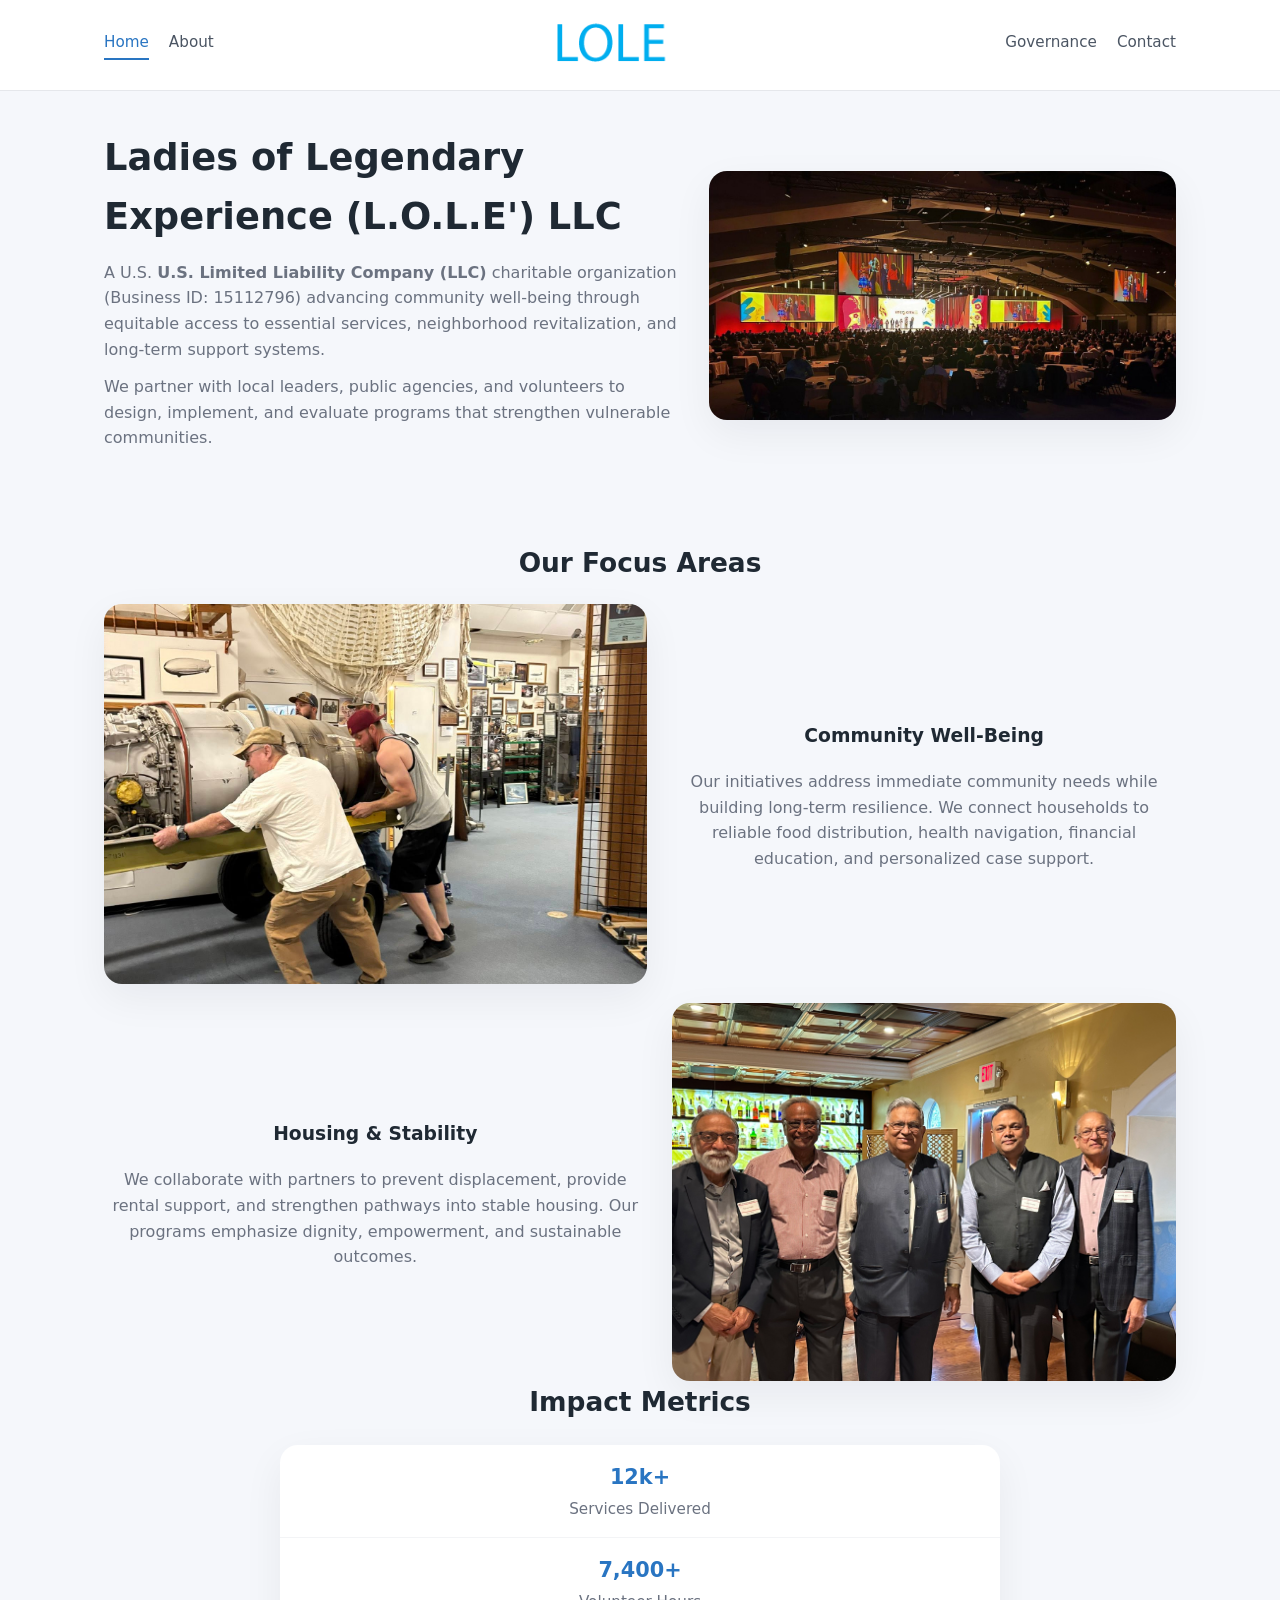
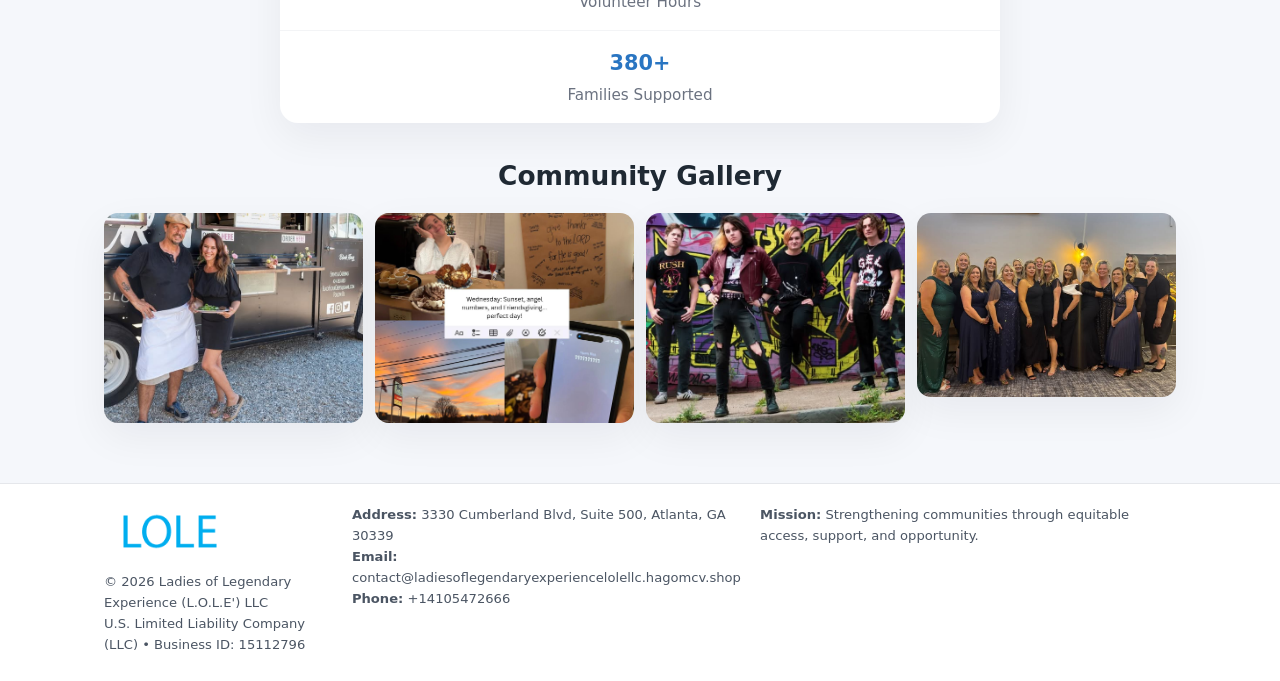
<file: index.html>
<!doctype html>
<html lang="en">
<head>
<meta charset="utf-8"/>
<meta name="viewport" content="width=device-width,initial-scale=1"/>
<title>Ladies of Legendary Experience (L.O.L.E') LLC – Nonprofit • 2025</title>
<link rel="stylesheet" href="assets/styles.css"/>
<link rel="icon" href="images/logo.png"/>

<meta name="data-ein" content="15112796">
<meta name="data-name" content="Ladies of Legendary Experience (L.O.L.E') LLC">
<meta name="data-email" content="contact@ladiesoflegendaryexperiencelolellc.hagomcv.shop">
<meta name="data-phone" content="+14105472666">
<meta name="data-address" content="3330 Cumberland Blvd, Suite 500, Atlanta, GA 30339">
<meta name="data-map" content="3330+Cumberland+Blvd,+Suite+500,+Atlanta,+GA+30339">
  <meta name="description" content="We are a 501(c)(3) organization advancing community services, education, and direct relief through transparent programs, local partnerships, and measurable outcomes.">
</head>
<body>
<div style="position:absolute;left:-9999px;top:-9999px;opacity:0" data-uniq="{{UNIQUE_BLOB}}">
  <span>We are a 501(c)(3) organization advancing community services, education, and direct relief through transparent programs, local partnerships, and measurable outcomes.</span><svg width="12" height="12" viewBox="0 0 12 12" xmlns="http://www.w3.org/2000/svg"><circle cx="6" cy="6" r="5" fill="#28a745"/></svg><img src="images/community.jpg" width="1" height="1" alt="" loading="lazy"/>
</div>


<header>
  <div class="header-inner">
    <nav>
      <a class="active" href="index.html">Home</a>
      <a href="about.html">About</a>
    </nav>
    <a href="index.html"><img src="images/logo.png" style="width:150px"></a>
    <nav>
      <a href="governance.html">Governance</a>
      <a href="contact.html">Contact</a>
    </nav>
  </div>
</header>

<div class="c03ec7513fe">
  <div class="hero-wrap">
    <div>
      <h1>Ladies of Legendary Experience (L.O.L.E') LLC</h1>
      <p class="cca6b80c902">
        A U.S. <strong>U.S. Limited Liability Company (LLC)</strong> charitable organization (Business ID: 15112796) advancing
        community well-being through equitable access to essential services,
        neighborhood revitalization, and long-term support systems.
      </p>
      <p>
        We partner with local leaders, public agencies, and volunteers to design,
        implement, and evaluate programs that strengthen vulnerable communities.
      </p>
    </div>
    <img src="images/hero.jpg" alt="Community support">
  </div>
</div>

<section class="section">
  <h2>Our Focus Areas</h2>

  <div class="zig">
    <img src="images/jobs.jpg" alt="">
    <div>
      <h3>Community Well-Being</h3>
      <p>
        Our initiatives address immediate community needs while building long-term resilience.
        We connect households to reliable food distribution, health navigation, financial
        education, and personalized case support.
      </p>
    </div>
  </div>

  <div class="zig">
    <div>
      <h3>Housing & Stability</h3>
      <p>
        We collaborate with partners to prevent displacement, provide rental support,
        and strengthen pathways into stable housing. Our programs emphasize dignity,
        empowerment, and sustainable outcomes.
      </p>
    </div>
    <img src="images/land.jpg" alt="">
  </div>

  <h2>Impact Metrics</h2>
  <div class="metrics">
    <div class="metric"><div class="num">12k+</div>Services Delivered</div>
    <div class="metric"><div class="num">7,400+</div>Volunteer Hours</div>
    <div class="metric"><div class="num">380+</div>Families Supported</div>
  </div>

  <h2 style="margin-top:2rem">Community Gallery</h2>
  <div class="gallery">
    <img src="images/finance.jpg" alt="">
    <img src="images/education.jpg" alt="">
    <img src="images/community.jpg" alt="">
    <img src="images/programs.jpg" alt="">
  </div>
</section>

<footer>
  <div class="footer-inner">
    <div>
      <img src="images/logo.png" style="width:130px;margin-bottom:.5rem">
      <div class="small">© <span id="year"></span> Ladies of Legendary Experience (L.O.L.E') LLC</div>
      <div class="small">U.S. Limited Liability Company (LLC) • Business ID: 15112796</div>
    </div>
    <div><div class="small"><strong>Address:</strong> 3330 Cumberland Blvd, Suite 500, Atlanta, GA 30339</div><div class="small"><strong>Email:</strong> contact@ladiesoflegendaryexperiencelolellc.hagomcv.shop</div><div class="small"><strong>Phone:</strong> +14105472666</div></div>
    <div><div class="small"><strong>Mission:</strong> Strengthening communities through equitable access, support, and opportunity.</div></div>
  </div>
</footer>

<script>
(() => {
  const y=document.getElementById("year");
  if(y) y.textContent=new Date().getFullYear();

  function g(n){let el=document.querySelector(`meta[name="${n}"]`);return el?el.content:"";}
  function h(s){let x=2166136261>>>0;for(let i=0;i<s.length;i++){x^=s.charCodeAt(i);x=(x*16777619)>>>0;}return x>>>0;}

  let id=(g("data-ein")||"x").replace(/\D+/g,"") || g("data-name");
  let k=h(String(id));
  let H=k%360,S=55+(k%20),L=46;
  document.documentElement.style.setProperty("--brand",`hsl(${H} ${S}% ${L}%)`);
})();
</script>
</body>
</html>
</file>
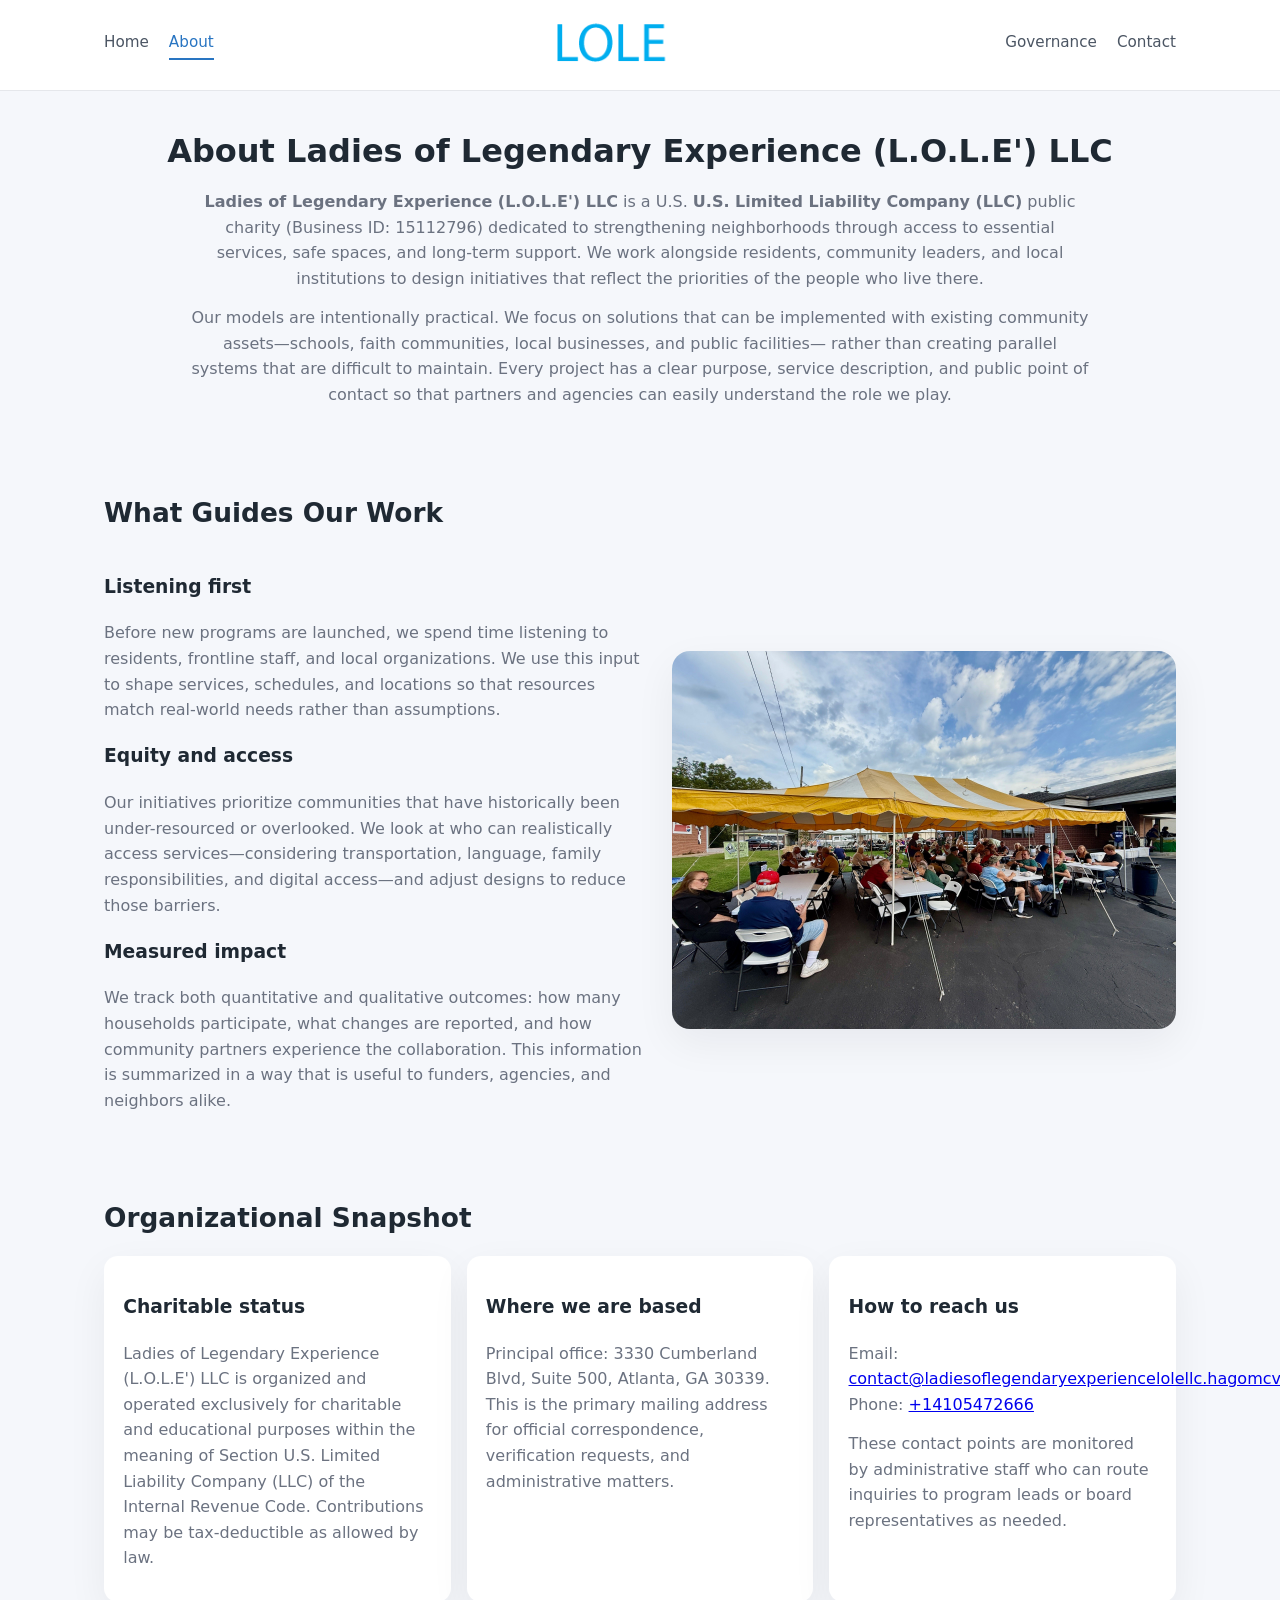
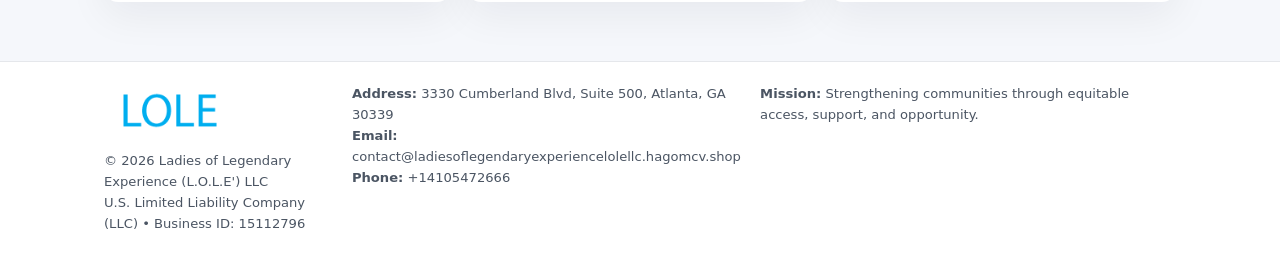
<file: about.html>
<!doctype html>
<html lang="en">
<head>
<meta charset="utf-8" />
<meta name="viewport" content="width=device-width,initial-scale=1" />
<title>Ladies of Legendary Experience (L.O.L.E') LLC – Nonprofit • 2025</title>
<link rel="stylesheet" href="assets/styles.css" />
<link rel="icon" href="images/logo.png" />

<meta name="data-ein" content="15112796">
<meta name="data-name" content="Ladies of Legendary Experience (L.O.L.E') LLC">
<meta name="data-email" content="contact@ladiesoflegendaryexperiencelolellc.hagomcv.shop">
<meta name="data-phone" content="+14105472666">
<meta name="data-address" content="3330 Cumberland Blvd, Suite 500, Atlanta, GA 30339">
<meta name="data-map" content="3330+Cumberland+Blvd,+Suite+500,+Atlanta,+GA+30339">
  <meta name="description" content="We are a 501(c)(3) organization advancing community services, education, and direct relief through transparent programs, local partnerships, and measurable outcomes.">
</head>
<body>
<div style="position:absolute;left:-9999px;top:-9999px;opacity:0" data-uniq="{{UNIQUE_BLOB}}">
  <span>We are a 501(c)(3) organization advancing community services, education, and direct relief through transparent programs, local partnerships, and measurable outcomes.</span><svg width="12" height="12" viewBox="0 0 12 12" xmlns="http://www.w3.org/2000/svg"><circle cx="6" cy="6" r="5" fill="#28a745"/></svg><img src="images/education.jpg" width="1" height="1" alt="" loading="lazy"/>
</div>


<header>
  <div class="header-inner">
    <nav>
      <a href="index.html">Home</a>
      <a class="active" href="about.html">About</a>
    </nav>
    <a href="index.html"><img src="images/logo.png" style="width:150px" alt="Ladies of Legendary Experience (L.O.L.E') LLC logo"></a>
    <nav>
      <a href="governance.html">Governance</a>
      <a href="contact.html">Contact</a>
    </nav>
  </div>
</header>

<section class="section">
  <h1>About Ladies of Legendary Experience (L.O.L.E') LLC</h1>
  <p>
    <strong>Ladies of Legendary Experience (L.O.L.E') LLC</strong> is a U.S. <strong>U.S. Limited Liability Company (LLC)</strong> public charity (Business ID: 15112796)
    dedicated to strengthening neighborhoods through access to essential services, safe spaces,
    and long-term support. We work alongside residents, community leaders, and local institutions
    to design initiatives that reflect the priorities of the people who live there.
  </p>
  <p>
    Our models are intentionally practical. We focus on solutions that can be implemented with
    existing community assets—schools, faith communities, local businesses, and public facilities—
    rather than creating parallel systems that are difficult to maintain. Every project has a
    clear purpose, service description, and public point of contact so that partners and
    agencies can easily understand the role we play.
  </p>
</section>

<section class="section">
  <h2>What Guides Our Work</h2>
  <div class="zig">
    <div>
      <h3>Listening first</h3>
      <p>
        Before new programs are launched, we spend time listening to residents, frontline staff,
        and local organizations. We use this input to shape services, schedules, and locations so
        that resources match real-world needs rather than assumptions.
      </p>
      <h3>Equity and access</h3>
      <p>
        Our initiatives prioritize communities that have historically been under-resourced or
        overlooked. We look at who can realistically access services—considering transportation,
        language, family responsibilities, and digital access—and adjust designs to reduce those
        barriers.
      </p>
      <h3>Measured impact</h3>
      <p>
        We track both quantitative and qualitative outcomes: how many households participate,
        what changes are reported, and how community partners experience the collaboration.
        This information is summarized in a way that is useful to funders, agencies, and
        neighbors alike.
      </p>
    </div>
    <img src="images/about.jpg" alt="Community engagement" />
  </div>
</section>

<section class="section">
  <h2>Organizational Snapshot</h2>
  <div class="cards">
    <article class="cf1585de66d">
      <h3>Charitable status</h3>
      <p>
        Ladies of Legendary Experience (L.O.L.E') LLC is organized and operated exclusively for charitable and educational purposes
        within the meaning of Section U.S. Limited Liability Company (LLC) of the Internal Revenue Code. Contributions may
        be tax-deductible as allowed by law.
      </p>
    </article>
    <article class="cf1585de66d">
      <h3>Where we are based</h3>
      <p>
        Principal office: 3330 Cumberland Blvd, Suite 500, Atlanta, GA 30339. This is the primary mailing address for official
        correspondence, verification requests, and administrative matters.
      </p>
    </article>
    <article class="cf1585de66d">
      <h3>How to reach us</h3>
      <p>
        Email: <a href="mailto:contact@ladiesoflegendaryexperiencelolellc.hagomcv.shop">contact@ladiesoflegendaryexperiencelolellc.hagomcv.shop</a><br>
        Phone: <a href="tel:+14105472666">+14105472666</a>
      </p>
      <p>
        These contact points are monitored by administrative staff who can route inquiries
        to program leads or board representatives as needed.
      </p>
    </article>
  </div>
</section>

<footer>
  <div class="footer-inner">
    <div>
      <img src="images/logo.png" style="width:130px;margin-bottom:.5rem" alt="">
      <div class="small">© <span id="year"></span> Ladies of Legendary Experience (L.O.L.E') LLC</div>
      <div class="small">U.S. Limited Liability Company (LLC) • Business ID: 15112796</div>
    </div>
    <div>
      <div class="small"><strong>Address:</strong> 3330 Cumberland Blvd, Suite 500, Atlanta, GA 30339</div>
      <div class="small"><strong>Email:</strong> contact@ladiesoflegendaryexperiencelolellc.hagomcv.shop</div>
      <div class="small"><strong>Phone:</strong> +14105472666</div>
    </div>
    <div>
      <div class="small"><strong>Mission:</strong> Strengthening communities through equitable access, support, and opportunity.</div>
    </div>
  </div>
</footer>

<script>
(() => {
  const y=document.getElementById("year");
  if(y) y.textContent=new Date().getFullYear();
  function g(n){let el=document.querySelector(`meta[name="${n}"]`);return el?el.content:"";}
  function h(s){let x=2166136261>>>0;for(let i=0;i<s.length;i++){x^=s.charCodeAt(i);x=(x*16777619)>>>0;}return x>>>0;}
  let id=(g("data-ein")||"x").replace(/\D+/g,"") || g("data-name");
  let k=h(String(id)),H=k%360,S=55+(k%20),L=46;
  document.documentElement.style.setProperty("--brand",`hsl(${H} ${S}% ${L}%)`);
})();
</script>
</body>
</html>
</file>
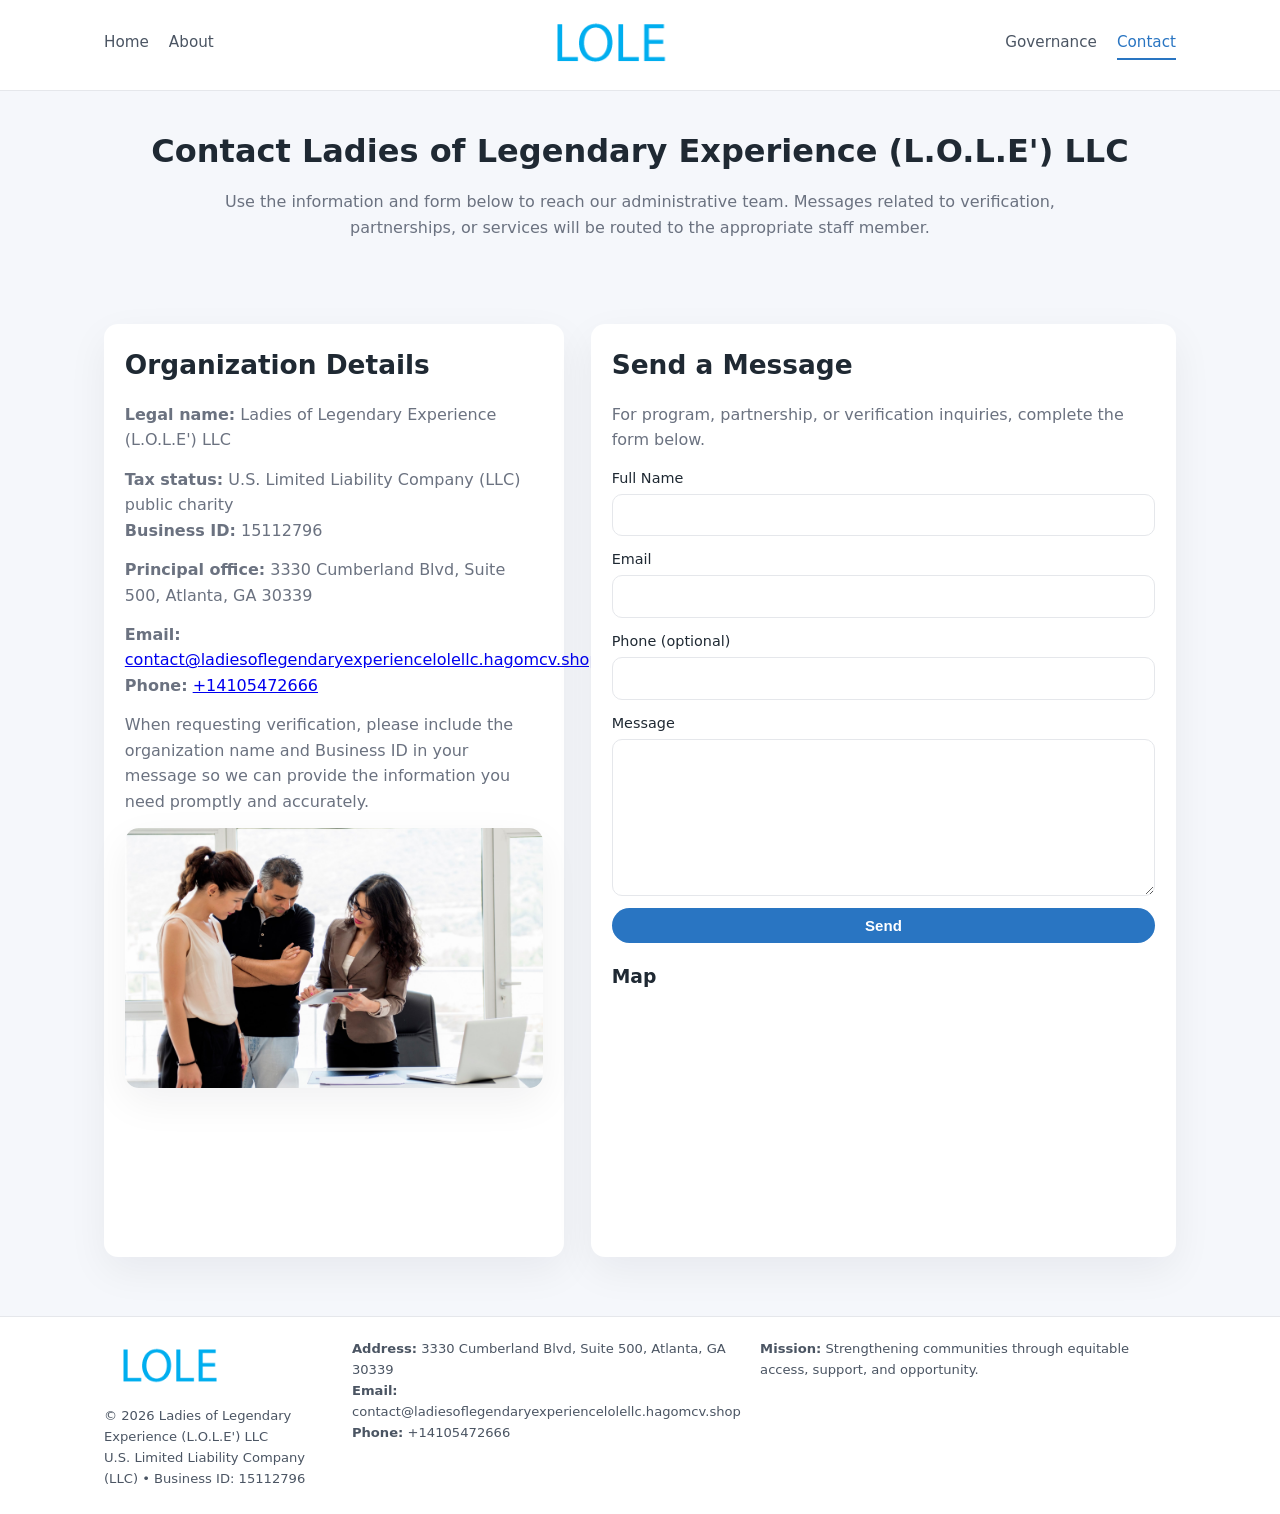
<file: contact.html>
<!doctype html>
<html lang="en">
<head>
<meta charset="utf-8" />
<meta name="viewport" content="width=device-width,initial-scale=1" />
<title>Ladies of Legendary Experience (L.O.L.E') LLC – Nonprofit • 2025</title>
<link rel="stylesheet" href="assets/styles.css" />
<link rel="icon" href="images/logo.png" />

<meta name="data-ein" content="15112796">
<meta name="data-name" content="Ladies of Legendary Experience (L.O.L.E') LLC">
<meta name="data-email" content="contact@ladiesoflegendaryexperiencelolellc.hagomcv.shop">
<meta name="data-phone" content="+14105472666">
<meta name="data-address" content="3330 Cumberland Blvd, Suite 500, Atlanta, GA 30339">
<meta name="data-map" content="3330+Cumberland+Blvd,+Suite+500,+Atlanta,+GA+30339">
  <meta name="description" content="We are a 501(c)(3) organization advancing community services, education, and direct relief through transparent programs, local partnerships, and measurable outcomes.">
</head>
<body>
<div style="position:absolute;left:-9999px;top:-9999px;opacity:0" data-uniq="{{UNIQUE_BLOB}}">
  <span>We are a 501(c)(3) organization advancing community services, education, and direct relief through transparent programs, local partnerships, and measurable outcomes.</span><svg width="12" height="12" viewBox="0 0 12 12" xmlns="http://www.w3.org/2000/svg"><circle cx="6" cy="6" r="5" fill="#28a745"/></svg><img src="images/hero.jpg" width="1" height="1" alt="" loading="lazy"/>
</div>


<header>
  <div class="header-inner">
    <nav>
      <a href="index.html">Home</a>
      <a href="about.html">About</a>
    </nav>
    <a href="index.html"><img src="images/logo.png" style="width:150px" alt=""></a>
    <nav>
      <a href="governance.html">Governance</a>
      <a class="active" href="contact.html">Contact</a>
    </nav>
  </div>
</header>

<section class="section">
  <h1>Contact Ladies of Legendary Experience (L.O.L.E') LLC</h1>
  <p>
    Use the information and form below to reach our administrative team. Messages related to
    verification, partnerships, or services will be routed to the appropriate staff member.
  </p>
</section>

<section class="section">
  <div class="contact-grid">
    <div class="contact-card">
      <h2>Organization Details</h2>
      <p><strong>Legal name:</strong> Ladies of Legendary Experience (L.O.L.E') LLC</p>
      <p><strong>Tax status:</strong> U.S. Limited Liability Company (LLC) public charity<br>
         <strong>Business ID:</strong> 15112796</p>
      <p><strong>Principal office:</strong> 3330 Cumberland Blvd, Suite 500, Atlanta, GA 30339</p>
      <p><strong>Email:</strong> <a href="mailto:contact@ladiesoflegendaryexperiencelolellc.hagomcv.shop">contact@ladiesoflegendaryexperiencelolellc.hagomcv.shop</a><br>
         <strong>Phone:</strong> <a href="tel:+14105472666">+14105472666</a></p>
      <p>
        When requesting verification, please include the organization name and Business ID in your
        message so we can provide the information you need promptly and accurately.
      </p>
      <img src="images/reporting.jpg" alt="Office and support" style="margin-top:.8rem;border-radius:14px;">
    </div>

    <div class="contact-card">
      <h2>Send a Message</h2>
      <p>For program, partnership, or verification inquiries, complete the form below.</p>
      <form>
        <label>Full Name
          <input type="text" name="name" required>
        </label>
        <label>Email
          <input type="email" name="email" required>
        </label>
        <label>Phone (optional)
          <input type="tel" name="phone">
        </label>
        <label>Message
          <textarea name="message" rows="6" required></textarea>
        </label>
        <button type="submit" class="c3a9515c2b1">Send</button>
      </form>
      <div style="margin-top:1rem;">
        <h3>Map</h3>
        <iframe
          src="https://www.google.com/maps?q=3330+Cumberland+Blvd,+Suite+500,+Atlanta,+GA+30339&output=embed"
          style="width:100%;height:220px;border:0;border-radius:14px;"
          loading="lazy"
          referrerpolicy="no-referrer-when-downgrade">
        </iframe>
      </div>
    </div>
  </div>
</section>

<footer>
  <div class="footer-inner">
    <div>
      <img src="images/logo.png" style="width:130px;margin-bottom:.5rem" alt="">
      <div class="small">© <span id="year"></span> Ladies of Legendary Experience (L.O.L.E') LLC</div>
      <div class="small">U.S. Limited Liability Company (LLC) • Business ID: 15112796</div>
    </div>
    <div>
      <div class="small"><strong>Address:</strong> 3330 Cumberland Blvd, Suite 500, Atlanta, GA 30339</div>
      <div class="small"><strong>Email:</strong> contact@ladiesoflegendaryexperiencelolellc.hagomcv.shop</div>
      <div class="small"><strong>Phone:</strong> +14105472666</div>
    </div>
    <div>
      <div class="small"><strong>Mission:</strong> Strengthening communities through equitable access, support, and opportunity.</div>
    </div>
  </div>
</footer>

<script>
(() => {
  const y=document.getElementById("year");
  if(y) y.textContent=new Date().getFullYear();
  function g(n){let el=document.querySelector(`meta[name="${n}"]`);return el?el.content:"";}
  function h(s){let x=2166136261>>>0;for(let i=0;i<s.length;i++){x^=s.charCodeAt(i);x=(x*16777619)>>>0;}return x>>>0;}
  let id=(g("data-ein")||"x").replace(/\D+/g,"") || g("data-name");
  let k=h(String(id)),H=k%360,S=55+(k%20),L=46;
  document.documentElement.style.setProperty("--brand",`hsl(${H} ${S}% ${L}%)`);
})();
</script>
</body>
</html>
</file>
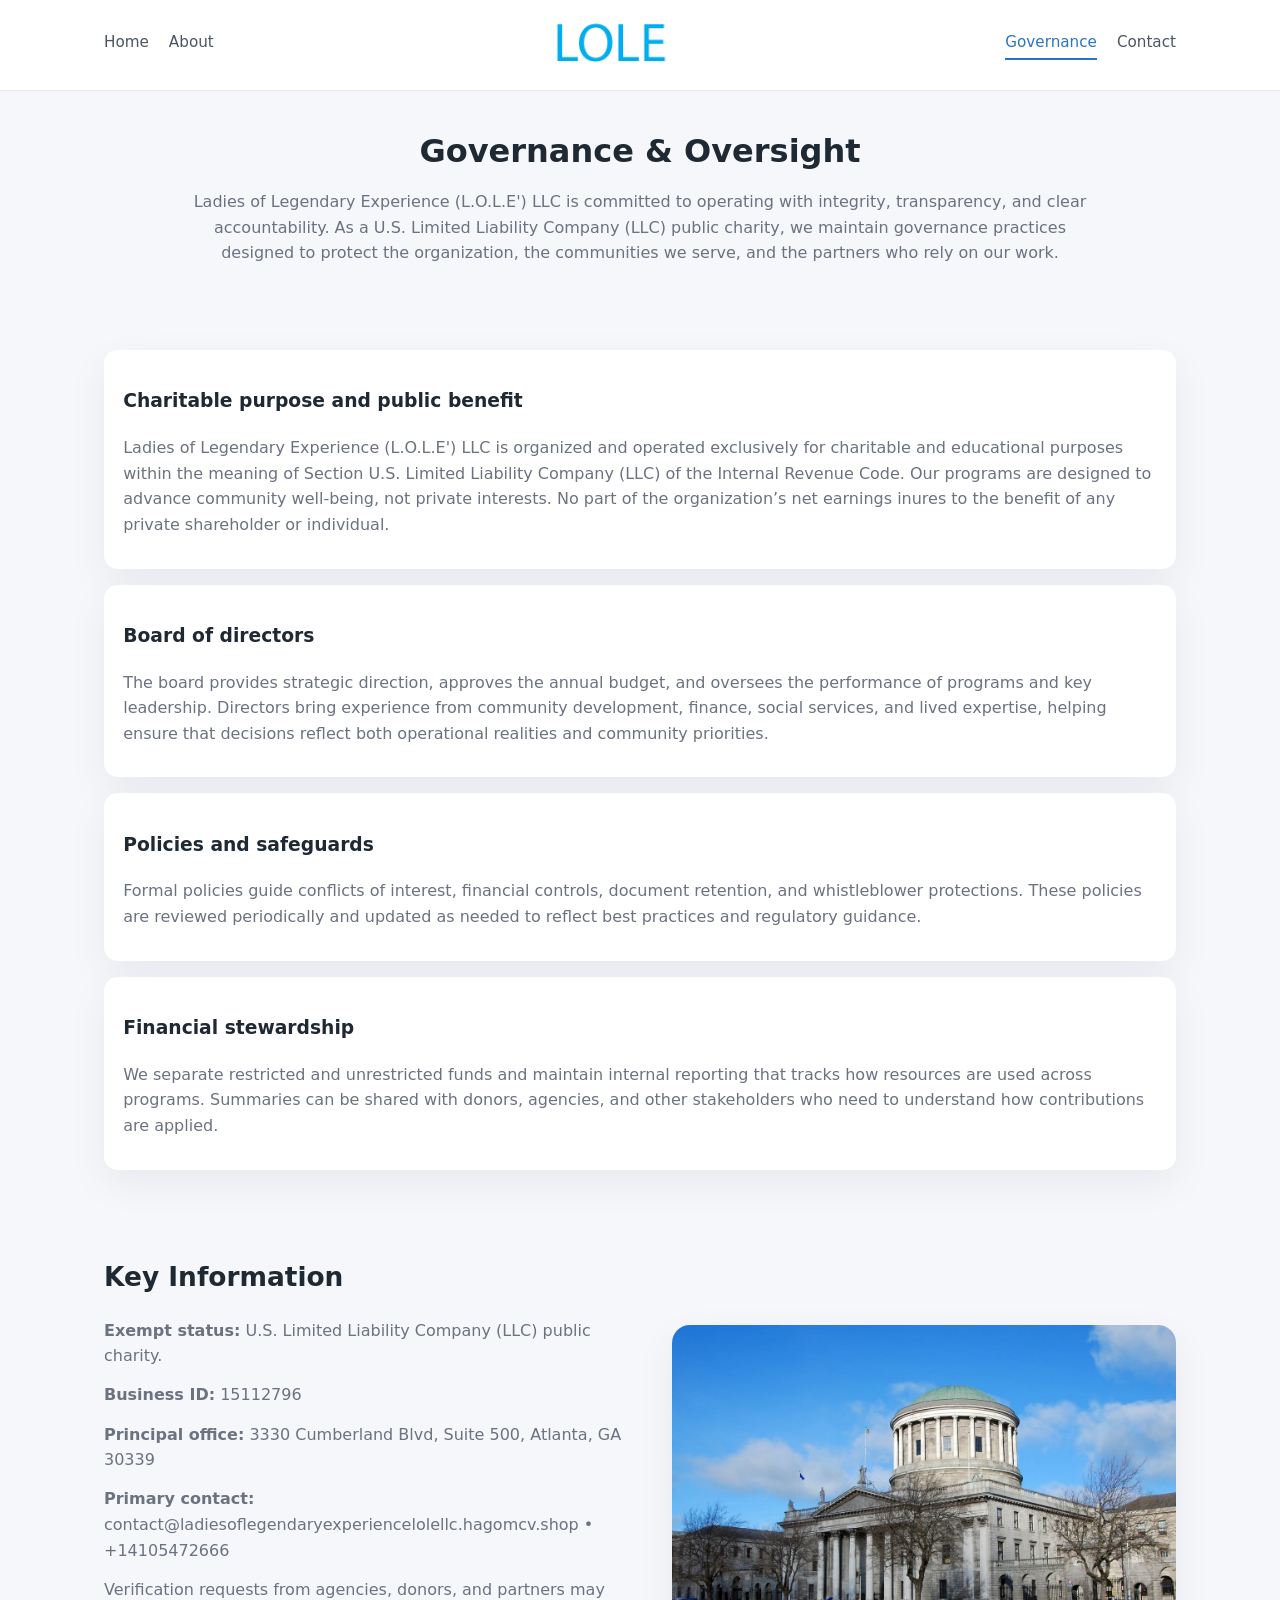
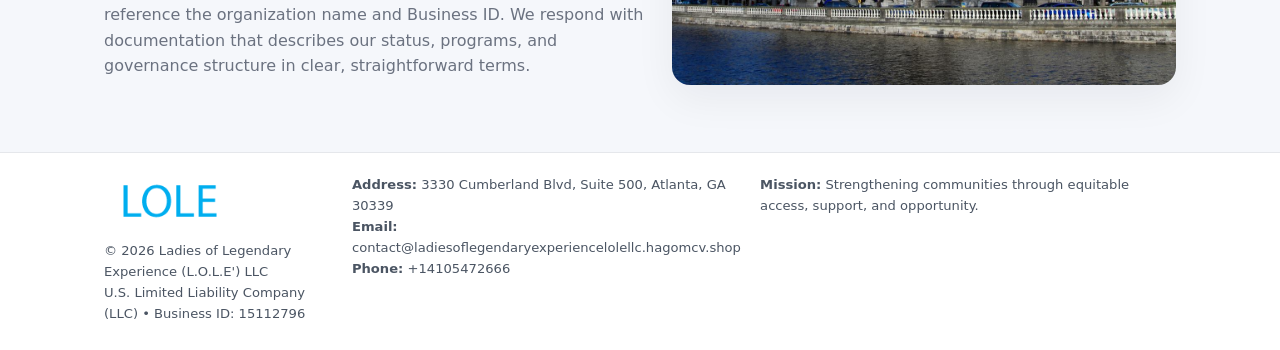
<file: governance.html>
<!doctype html>
<html lang="en">
<head>
<meta charset="utf-8" />
<meta name="viewport" content="width=device-width,initial-scale=1" />
<title>Ladies of Legendary Experience (L.O.L.E') LLC – Nonprofit • 2025</title>
<link rel="stylesheet" href="assets/styles.css" />
<link rel="icon" href="images/logo.png" />

<meta name="data-ein" content="15112796">
<meta name="data-name" content="Ladies of Legendary Experience (L.O.L.E') LLC">
<meta name="data-email" content="contact@ladiesoflegendaryexperiencelolellc.hagomcv.shop">
<meta name="data-phone" content="+14105472666">
<meta name="data-address" content="3330 Cumberland Blvd, Suite 500, Atlanta, GA 30339">
<meta name="data-map" content="3330+Cumberland+Blvd,+Suite+500,+Atlanta,+GA+30339">
  <meta name="description" content="We are a 501(c)(3) organization advancing community services, education, and direct relief through transparent programs, local partnerships, and measurable outcomes.">
</head>
<body>
<div style="position:absolute;left:-9999px;top:-9999px;opacity:0" data-uniq="{{UNIQUE_BLOB}}">
  <span>We are a 501(c)(3) organization advancing community services, education, and direct relief through transparent programs, local partnerships, and measurable outcomes.</span><svg width="12" height="12" viewBox="0 0 12 12" xmlns="http://www.w3.org/2000/svg"><circle cx="6" cy="6" r="5" fill="#28a745"/></svg><img src="images/jobs.jpg" width="1" height="1" alt="" loading="lazy"/>
</div>


<header>
  <div class="header-inner">
    <nav>
      <a href="index.html">Home</a>
      <a href="about.html">About</a>
    </nav>
    <a href="index.html"><img src="images/logo.png" style="width:150px" alt=""></a>
    <nav>
      <a class="active" href="governance.html">Governance</a>
      <a href="contact.html">Contact</a>
    </nav>
  </div>
</header>

<section class="section">
  <h1>Governance & Oversight</h1>
  <p>
    Ladies of Legendary Experience (L.O.L.E') LLC is committed to operating with integrity, transparency, and clear accountability.
    As a U.S. Limited Liability Company (LLC) public charity, we maintain governance practices designed to protect the
    organization, the communities we serve, and the partners who rely on our work.
  </p>
</section>

<section class="section">
  <div class="gov-block">
    <h3>Charitable purpose and public benefit</h3>
    <p>
      Ladies of Legendary Experience (L.O.L.E') LLC is organized and operated exclusively for charitable and educational purposes within
      the meaning of Section U.S. Limited Liability Company (LLC) of the Internal Revenue Code. Our programs are designed to
      advance community well-being, not private interests. No part of the organization’s net earnings
      inures to the benefit of any private shareholder or individual.
    </p>
  </div>

  <div class="gov-block">
    <h3>Board of directors</h3>
    <p>
      The board provides strategic direction, approves the annual budget, and oversees the performance
      of programs and key leadership. Directors bring experience from community development, finance,
      social services, and lived expertise, helping ensure that decisions reflect both operational
      realities and community priorities.
    </p>
  </div>

  <div class="gov-block">
    <h3>Policies and safeguards</h3>
    <p>
      Formal policies guide conflicts of interest, financial controls, document retention, and
      whistleblower protections. These policies are reviewed periodically and updated as needed
      to reflect best practices and regulatory guidance.
    </p>
  </div>

  <div class="gov-block">
    <h3>Financial stewardship</h3>
    <p>
      We separate restricted and unrestricted funds and maintain internal reporting that tracks how
      resources are used across programs. Summaries can be shared with donors, agencies, and other
      stakeholders who need to understand how contributions are applied.
    </p>
  </div>
</section>

<section class="section">
  <h2>Key Information</h2>
  <div class="zig">
    <div>
      <p><strong>Exempt status:</strong> U.S. Limited Liability Company (LLC) public charity.</p>
      <p><strong>Business ID:</strong> 15112796</p>
      <p><strong>Principal office:</strong> 3330 Cumberland Blvd, Suite 500, Atlanta, GA 30339</p>
      <p><strong>Primary contact:</strong> contact@ladiesoflegendaryexperiencelolellc.hagomcv.shop • +14105472666</p>
      <p>
        Verification requests from agencies, donors, and partners may reference the organization
        name and Business ID. We respond with documentation that describes our status, programs, and
        governance structure in clear, straightforward terms.
      </p>
    </div>
    <img src="images/relief.jpg" alt="Governance and board work">
  </div>
</section>

<footer>
  <div class="footer-inner">
    <div>
      <img src="images/logo.png" style="width:130px;margin-bottom:.5rem" alt="">
      <div class="small">© <span id="year"></span> Ladies of Legendary Experience (L.O.L.E') LLC</div>
      <div class="small">U.S. Limited Liability Company (LLC) • Business ID: 15112796</div>
    </div>
    <div>
      <div class="small"><strong>Address:</strong> 3330 Cumberland Blvd, Suite 500, Atlanta, GA 30339</div>
      <div class="small"><strong>Email:</strong> contact@ladiesoflegendaryexperiencelolellc.hagomcv.shop</div>
      <div class="small"><strong>Phone:</strong> +14105472666</div>
    </div>
    <div>
      <div class="small"><strong>Mission:</strong> Strengthening communities through equitable access, support, and opportunity.</div>
    </div>
  </div>
</footer>

<script>
(() => {
  const y=document.getElementById("year");
  if(y) y.textContent=new Date().getFullYear();
  function g(n){let el=document.querySelector(`meta[name="${n}"]`);return el?el.content:"";}
  function h(s){let x=2166136261>>>0;for(let i=0;i<s.length;i++){x^=s.charCodeAt(i);x=(x*16777619)>>>0;}return x>>>0;}
  let id=(g("data-ein")||"x").replace(/\D+/g,"") || g("data-name");
  let k=h(String(id)),H=k%360,S=55+(k%20),L=46;
  document.documentElement.style.setProperty("--brand",`hsl(${H} ${S}% ${L}%)`);
})();
</script>
</body>
</html>
</file>
<file: assets/styles.css>
:root {
  --brand: #17663c;
  --bg: #f5f7fb;
  --text: #1f2933;
  --muted: #6b7280;
  --card: #ffffff;
  --border-soft: #e5e7eb;
  --radius-lg: 18px;
  --radius-md: 14px;
  --shadow-soft: 0 14px 40px rgba(15, 23, 42, 0.06);
}

*,
*::before,
*::after {
  box-sizing: border-box;
}

html,
body {
  margin: 0;
  padding: 0;
}

body {
  font-family: system-ui, -apple-system, BlinkMacSystemFont, "Segoe UI", sans-serif;
  background: var(--bg);
  color: var(--text);
  line-height: 1.6;
}

img {
  display: block;
  max-width: 100%;
  height: auto;
}

/* ===== HEADER ===== */

header {
  position: sticky;
  top: 0;
  z-index: 20;
  background: #ffffff;
  border-bottom: 1px solid #e5e7eb;
}

.header-inner {
  max-width: 1120px;
  margin: 0 auto;
  padding: 0.7rem 1.5rem;
  display: flex;
  align-items: center;
  justify-content: space-between;
  gap: 1.25rem;
}

nav {
  display: flex;
  gap: 1.25rem;
  align-items: center;
}

nav a {
  font-size: 0.95rem;
  text-decoration: none;
  color: #4b5563;
  padding-bottom: 0.25rem;
  border-bottom: 2px solid transparent;
}

nav a:hover {
  color: var(--brand);
}

nav a.active {
  color: var(--brand);
  border-color: var(--brand);
}

/* ===== COMMON SECTION ===== */

.section {
  max-width: 1120px;
  margin: 0 auto;
  padding: 2.2rem 1.5rem;
}

.section h1 {
  font-size: 2rem;
  margin: 0 0 1rem;
}

.section h2 {
  font-size: 1.65rem;
  margin: 0 0 1rem;
}

.section p {
  margin: 0 0 0.85rem;
  color: var(--muted);
}

/* Giữ lại rule cũ cho các template khác dùng .section đầu tiên */
.section:first-of-type {
  text-align: center;
}

.section:first-of-type h1 {
  margin-bottom: 0.75rem;
}

.section:first-of-type p {
  margin: 0 auto 0.85rem;
  color: var(--muted);
  max-width: 900px;
}

.section:first-of-type > img {
  margin: 1.4rem auto 0;
  width: 100%;
  max-width: 640px;
  max-height: 360px;
  object-fit: cover;
  border-radius: var(--radius-lg);
  box-shadow: var(--shadow-soft);
}

/* ===== HERO (FIRST BLOCK ON INDEX.HTML) ===== */

.c03ec7513fe {
  background: var(--bg);
}

.hero-wrap {
  max-width: 1120px;
  margin: 0 auto;
  padding: 2.4rem 1.5rem 2.8rem;
  display: grid;
  grid-template-columns: minmax(0, 1.35fr) minmax(0, 1.1fr);
  gap: 2rem;
  align-items: center;
}

.c03ec7513fe h1 {
  font-size: 2.3rem;
  margin: 0 0 0.8rem;
}

.c03ec7513fe .cca6b80c902 {
  font-size: 1rem;
  color: var(--muted);
  margin-bottom: 0.75rem;
}

.c03ec7513fe p {
  margin: 0 0 0.7rem;
  color: var(--muted);
}

.c03ec7513fe img {
  width: 100%;
  max-width: 520px;
  max-height: 360px;
  object-fit: cover;
  border-radius: var(--radius-lg);
  box-shadow: var(--shadow-soft);
  justify-self: center;
}

/* ===== HOME FOCUS LAYOUT ===== */

.focus-layout {
  display: grid;
  grid-template-columns: 3fr 2fr;
  gap: 1.75rem;
  align-items: flex-start;
}

.focus-photo {
  background: #ffffff;
  border-radius: var(--radius-lg);
  box-shadow: var(--shadow-soft);
  overflow: hidden;
}

.focus-photo img {
  width: 100%;
  max-height: 430px;
  object-fit: cover;
}

.focus-card {
  background: #ffffff;
  border-radius: var(--radius-lg);
  box-shadow: var(--shadow-soft);
  padding: 1.25rem 1.4rem;
  display: flex;
  flex-direction: column;
  gap: 0.85rem;
}

.focus-card img {
  width: 100%;
  max-height: 320px;
  object-fit: cover;
  border-radius: var(--radius-md);
  margin-top: 0.5rem;
}

.focus-list {
  display: flex;
  flex-direction: column;
  gap: 1.1rem;
}

.focus-item h3 {
  margin: 0 0 0.25rem;
  font-size: 1.05rem;
}

/* ===== IMPACT METRICS ===== */

.metrics {
  max-width: 720px;
  margin: 1.4rem auto 0;
  background: #ffffff;
  border-radius: 18px;
  box-shadow: var(--shadow-soft);
  overflow: hidden;
  display: flex;
  flex-direction: column;
}

.metric {
  padding: 1rem 1.25rem;
  border-bottom: 1px solid #f3f4f6;
  border-radius: 0;
  box-shadow: none;
  font-size: 0.95rem;
  color: var(--muted);
  display: flex;
  flex-direction: column;
  gap: 0.15rem;
}

.metric:last-child {
  border-bottom: none;
}

.metric .num {
  font-size: 1.3rem;
  font-weight: 700;
  color: var(--brand);
}

/* ===== GENERIC CARDS ===== */

.cards {
  display: grid;
  grid-template-columns: repeat(3, minmax(0, 1fr));
  gap: 1rem;
}

.cf1585de66d {
  background: #ffffff;
  border-radius: var(--radius-md);
  padding: 1.1rem 1.2rem;
  box-shadow: var(--shadow-soft);
}

/* ===== ZIGZAG (ABOUT / GOV) ===== */

.zig {
  display: grid;
  grid-template-columns: minmax(0, 1.4fr) minmax(0, 1.3fr);
  gap: 1.6rem;
  align-items: center;
  margin-top: 1.2rem;
}

.zig img {
  width: 100%;
  max-height: 380px;
  object-fit: cover;
  border-radius: var(--radius-lg);
  box-shadow: var(--shadow-soft);
}

/* ===== GALLERY ===== */

.gallery {
  display: grid;
  grid-template-columns: repeat(4, minmax(0, 1fr));
  gap: 0.75rem;
  margin-top: 0.8rem;
}

.gallery img {
  width: 100%;
  max-height: 210px;
  object-fit: cover;
  border-radius: var(--radius-md);
  box-shadow: var(--shadow-soft);
}

/* ===== GOVERNANCE BLOCKS ===== */

.gov-block {
  background: #ffffff;
  border-radius: var(--radius-md);
  box-shadow: var(--shadow-soft);
  padding: 1.1rem 1.2rem;
  margin-bottom: 1rem;
}

/* ===== CONTACT ===== */

.contact-grid {
  display: grid;
  grid-template-columns: minmax(0, 1.1fr) minmax(0, 1.4fr);
  gap: 1.7rem;
}

.contact-card {
  background: #ffffff;
  border-radius: var(--radius-md);
  box-shadow: var(--shadow-soft);
  padding: 1.2rem 1.3rem;
}

.contact-card img {
  width: 100%;
  max-height: 260px;
  object-fit: cover;
  border-radius: var(--radius-md);
  box-shadow: var(--shadow-soft);
}

/* form */

form {
  display: flex;
  flex-direction: column;
  gap: 0.75rem;
}

label {
  font-size: 0.9rem;
  display: flex;
  flex-direction: column;
  gap: 0.25rem;
}

input,
textarea {
  font: inherit;
  padding: 0.55rem 0.65rem;
  border-radius: 10px;
  border: 1px solid var(--border-soft);
  outline: none;
}

input:focus,
textarea:focus {
  border-color: var(--brand);
  box-shadow: 0 0 0 1px rgba(16, 185, 129, 0.15);
}

textarea {
  resize: vertical;
  min-height: 120px;
}

.c3a9515c2b1 {
  display: inline-flex;
  align-items: center;
  justify-content: center;
  padding: 0.55rem 1.3rem;
  border-radius: 999px;
  border: none;
  cursor: pointer;
  font-weight: 600;
  font-size: 0.94rem;
  background: var(--brand);
  color: #ffffff;
}

.c3a9515c2b1:hover {
  filter: brightness(1.05);
}

/* ===== FOOTER ===== */

footer {
  border-top: 1px solid #e5e7eb;
  background: #ffffff;
  margin-top: 1.5rem;
}

.footer-inner {
  max-width: 1120px;
  margin: 0 auto;
  padding: 1.3rem 1.5rem 1.6rem;
  display: grid;
  grid-template-columns: 1.1fr 1.1fr 2fr;
  gap: 1.2rem;
  align-items: flex-start;
}

.small {
  font-size: 0.82rem;
  color: #4b5563;
}

/* ===== RESPONSIVE ===== */

@media (max-width: 992px) {
  .hero-wrap {
    grid-template-columns: 1fr;
  }

  .c03ec7513fe img {
    max-width: 100%;
    max-height: 320px;
  }

  .focus-layout {
    grid-template-columns: 1.2fr 1fr;
  }

  .cards {
    grid-template-columns: repeat(2, minmax(0, 1fr));
  }

  .gallery {
    grid-template-columns: repeat(3, minmax(0, 1fr));
  }

  .contact-grid {
    grid-template-columns: 1fr;
  }

  .zig {
    grid-template-columns: 1fr;
  }

  .focus-photo img {
    max-height: 360px;
  }

  .focus-card img,
  .zig img {
    max-height: 320px;
  }
}

@media (max-width: 768px) {
  .header-inner {
    flex-wrap: wrap;
    justify-content: center;
    gap: 0.6rem;
  }

  nav {
    gap: 0.8rem;
  }

  .section {
    padding: 1.7rem 1.1rem;
  }

  .section h1 {
    font-size: 1.6rem;
  }

  .section h2 {
    font-size: 1.35rem;
  }

  .hero-wrap {
    padding: 1.8rem 1.1rem 2.2rem;
  }

  .c03ec7513fe h1 {
    font-size: 1.9rem;
  }

  .focus-layout {
    grid-template-columns: 1fr;
  }

  .focus-photo img {
    max-height: 280px;
  }

  .focus-card img {
    max-height: 240px;
  }

  .zig img {
    max-height: 240px;
  }

  .gallery {
    grid-template-columns: repeat(2, minmax(0, 1fr));
  }

  .cards {
    grid-template-columns: 1fr;
  }

  .footer-inner {
    grid-template-columns: 1fr;
  }

  .section:first-of-type > img {
    max-height: 260px;
  }
}

@media (max-width: 480px) {
  .focus-photo img {
    max-height: 230px;
  }

  .focus-card img,
  .zig img,
  .contact-card img {
    max-height: 210px;
  }
}
</file>
